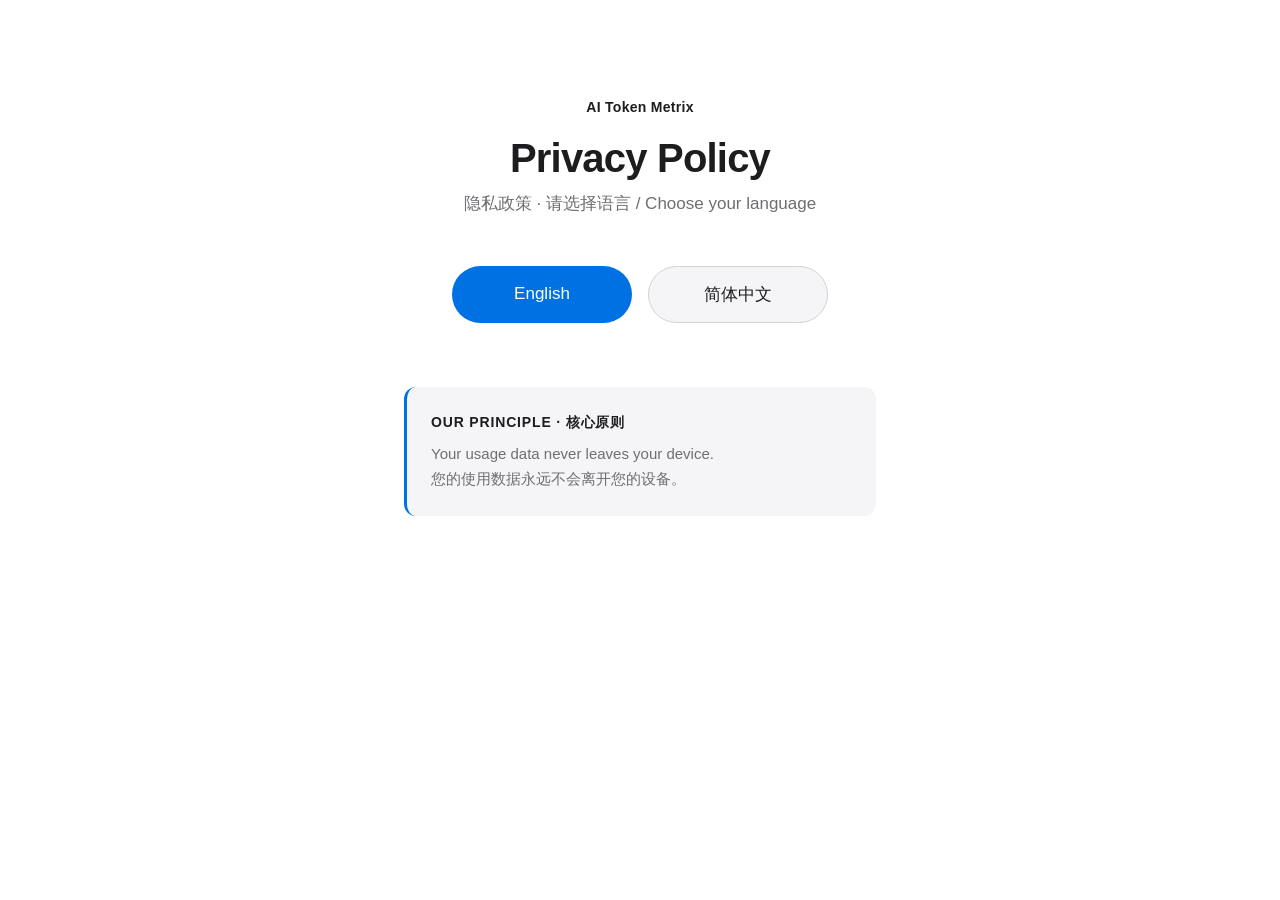
<file: privacy-policy/index.html>
<!DOCTYPE html>
<html lang="en">
<head>
  <meta charset="UTF-8">
  <meta name="viewport" content="width=device-width, initial-scale=1.0">
  <meta name="robots" content="index, follow">
  <meta name="description" content="Privacy Policy for AI Token Metrix — a macOS menu-bar utility that parses local AI coding tool logs.">
  <title>Privacy Policy · AI Token Metrix</title>
  <link rel="stylesheet" href="style.css">
  <style>
    .landing {
      max-width: 520px;
      margin: 0 auto;
      padding: 96px 24px;
      text-align: center;
    }
    .landing h1 {
      font-size: 40px;
      margin-bottom: 8px;
    }
    .landing .app-brand {
      justify-content: center;
      margin-bottom: 16px;
    }
    .landing .subtitle {
      color: var(--fg-muted);
      font-size: 17px;
      margin-bottom: 48px;
    }
    .lang-choice {
      display: flex;
      gap: 16px;
      justify-content: center;
      flex-wrap: wrap;
    }
    .lang-choice a {
      display: inline-block;
      padding: 14px 32px;
      background: var(--accent);
      color: #fff;
      border-radius: 999px;
      font-size: 17px;
      font-weight: 500;
      text-decoration: none;
      transition: background 0.15s ease, transform 0.15s ease;
      min-width: 180px;
    }
    .lang-choice a:hover {
      background: var(--accent-hover);
      transform: translateY(-1px);
      text-decoration: none;
    }
    .lang-choice a.secondary {
      background: var(--card);
      color: var(--fg);
      border: 1px solid var(--border);
    }
    .lang-choice a.secondary:hover {
      background: var(--border-soft);
    }
    .principle {
      margin-top: 64px;
      padding: 24px;
      background: var(--card);
      border-radius: 12px;
      border-left: 3px solid var(--accent);
      text-align: left;
      color: var(--fg-muted);
      font-size: 15px;
      line-height: 1.7;
    }
    .principle strong {
      color: var(--fg);
      display: block;
      margin-bottom: 6px;
      font-size: 14px;
      text-transform: uppercase;
      letter-spacing: 0.06em;
    }
    @media (max-width: 640px) {
      .landing {
        padding: 64px 20px;
      }
      .landing h1 {
        font-size: 32px;
      }
      .lang-choice a {
        min-width: 100%;
      }
    }
  </style>
</head>
<body>
  <div class="landing">
    <div class="app-brand"><strong>AI Token Metrix</strong></div>
    <h1>Privacy Policy</h1>
    <div class="subtitle">隐私政策 · 请选择语言 / Choose your language</div>

    <div class="lang-choice">
      <a href="en.html">English</a>
      <a href="zh-Hans.html" class="secondary">简体中文</a>
    </div>

    <div class="principle">
      <strong>Our Principle · 核心原则</strong>
      Your usage data never leaves your device.<br>
      您的使用数据永远不会离开您的设备。
    </div>
  </div>

  <script>
    // Auto-redirect based on browser language, but only on first visit and not if user came from a lang page
    (function() {
      try {
        var referrer = document.referrer || '';
        var hasChosen = sessionStorage.getItem('ppLangChosen');
        // If user is landing here directly (no referrer from our own pages) and hasn't chosen yet
        if (!hasChosen && referrer.indexOf(location.host) === -1) {
          var lang = (navigator.language || navigator.userLanguage || '').toLowerCase();
          sessionStorage.setItem('ppLangChosen', '1');
          if (lang.indexOf('zh') === 0) {
            location.replace('zh-Hans.html');
          }
          // English users stay on the landing page (or auto-redirect to en.html if desired)
        }
      } catch (e) { /* silently ignore */ }
    })();
  </script>
</body>
</html>
</file>
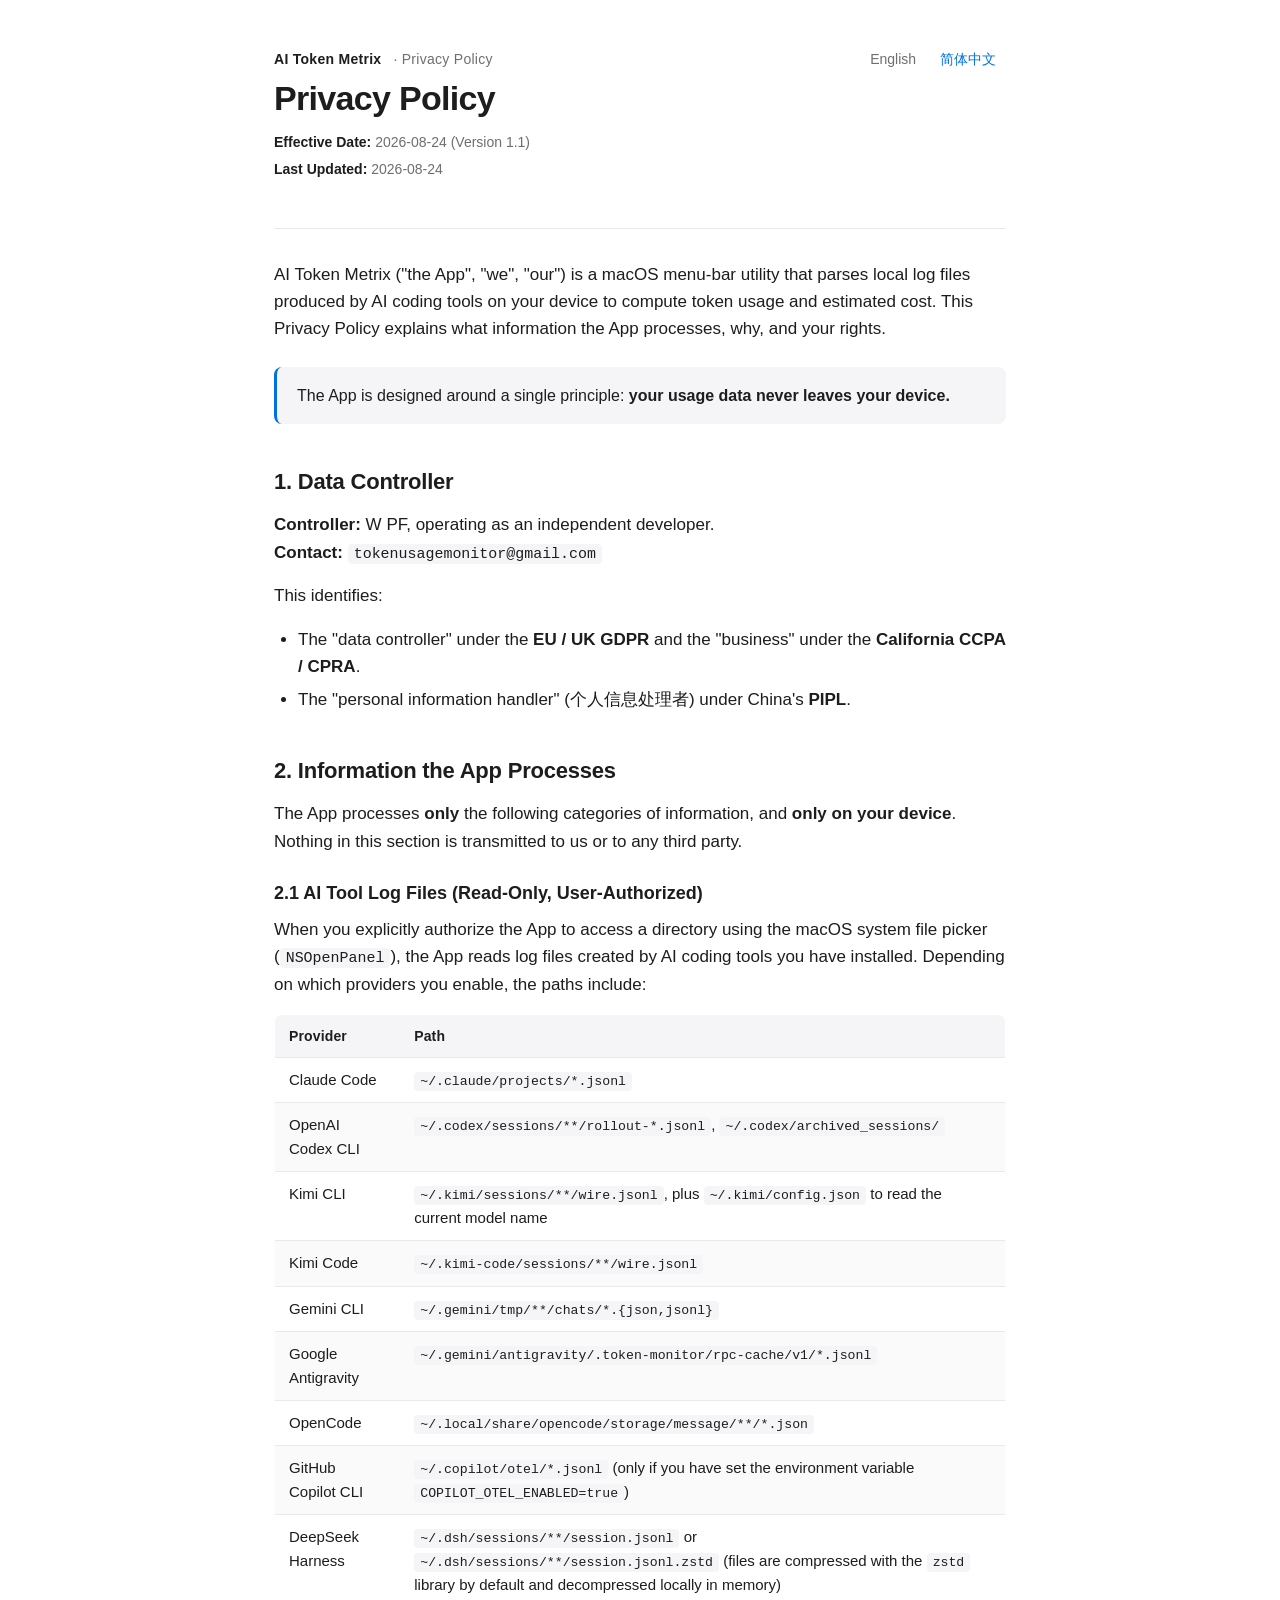
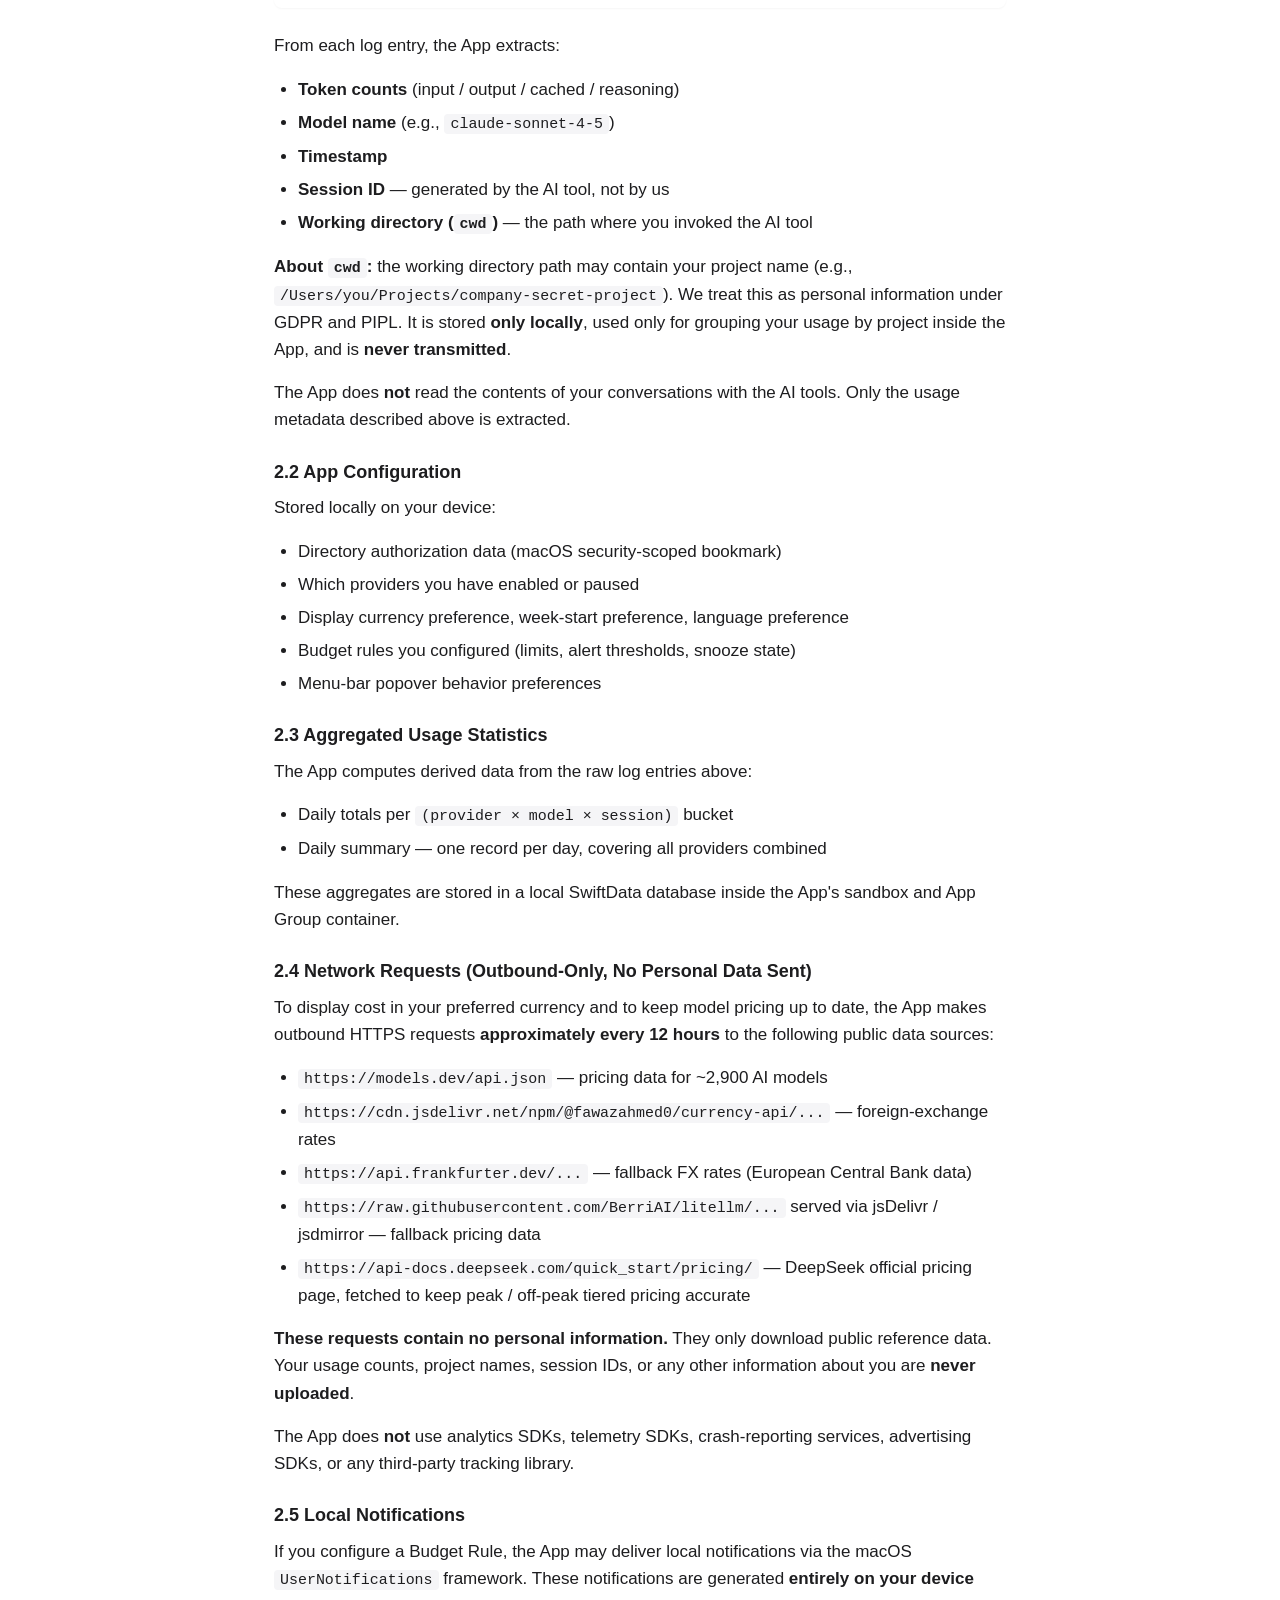
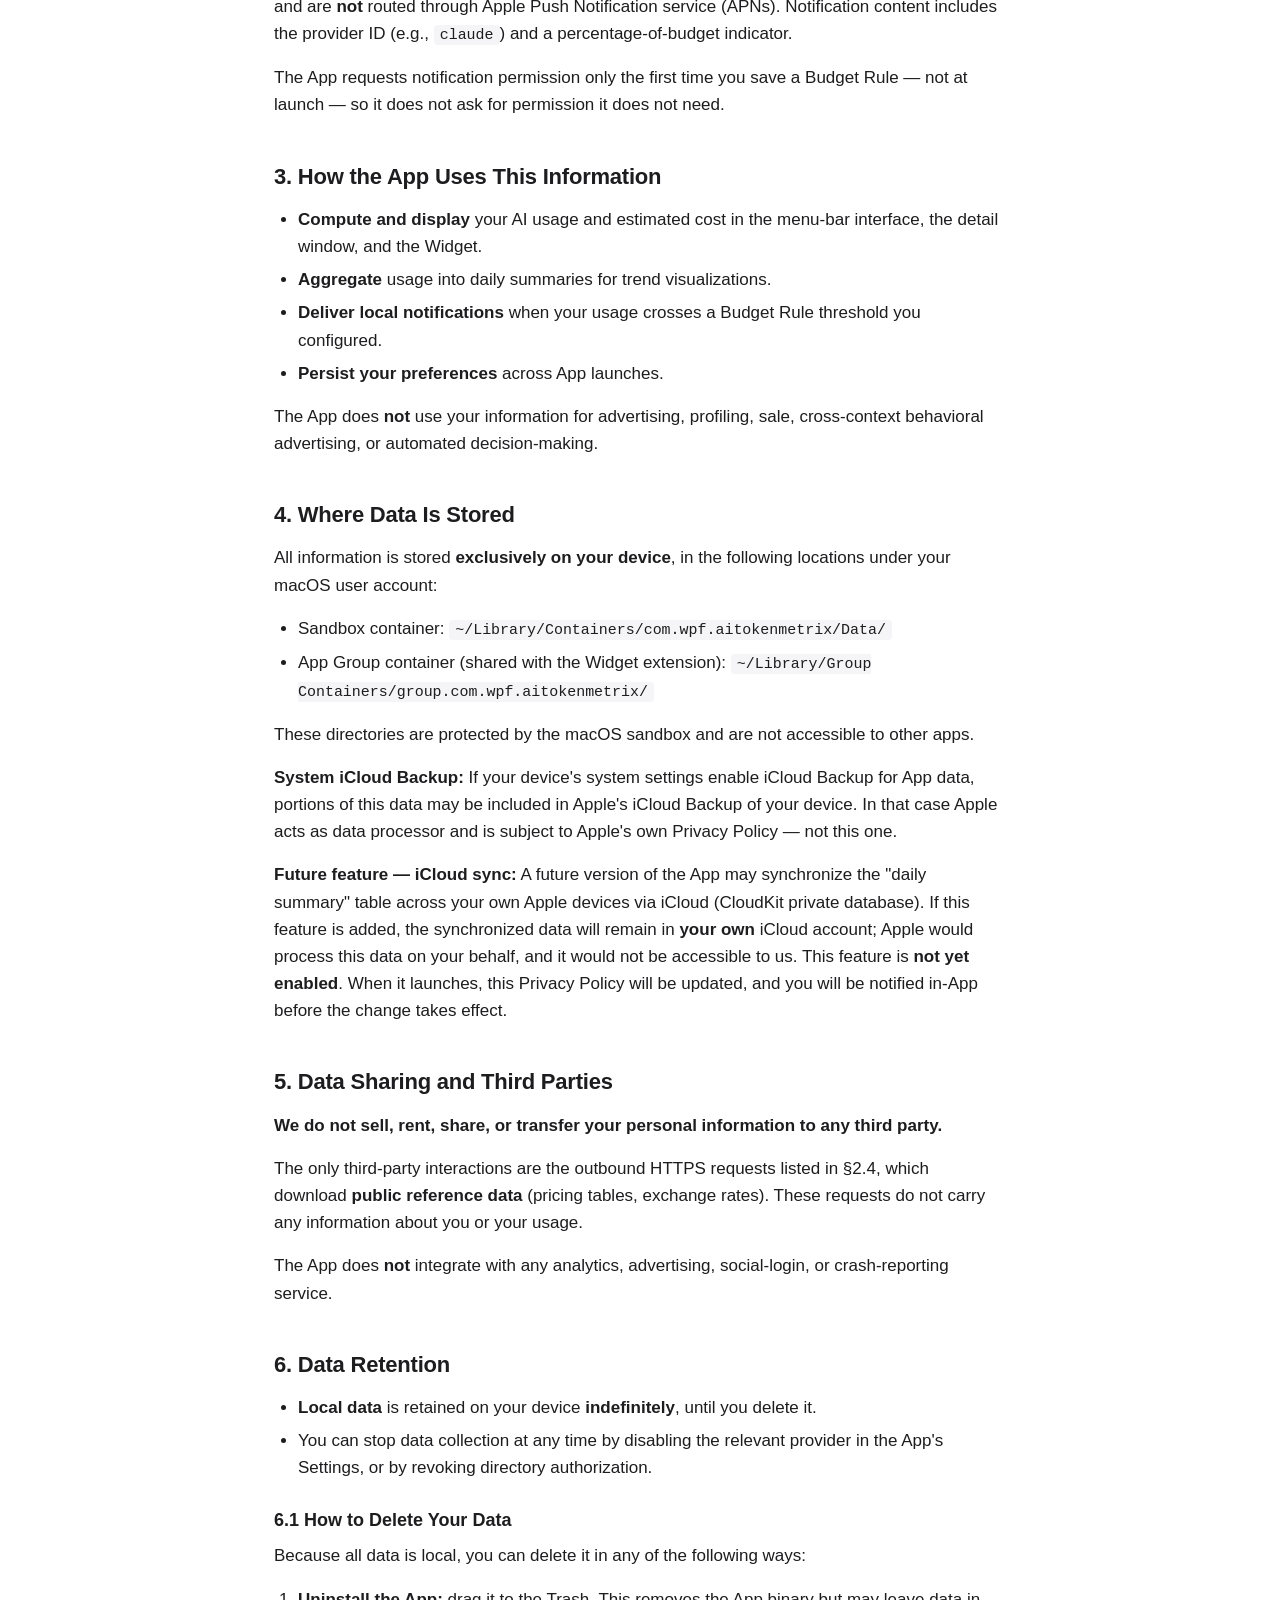
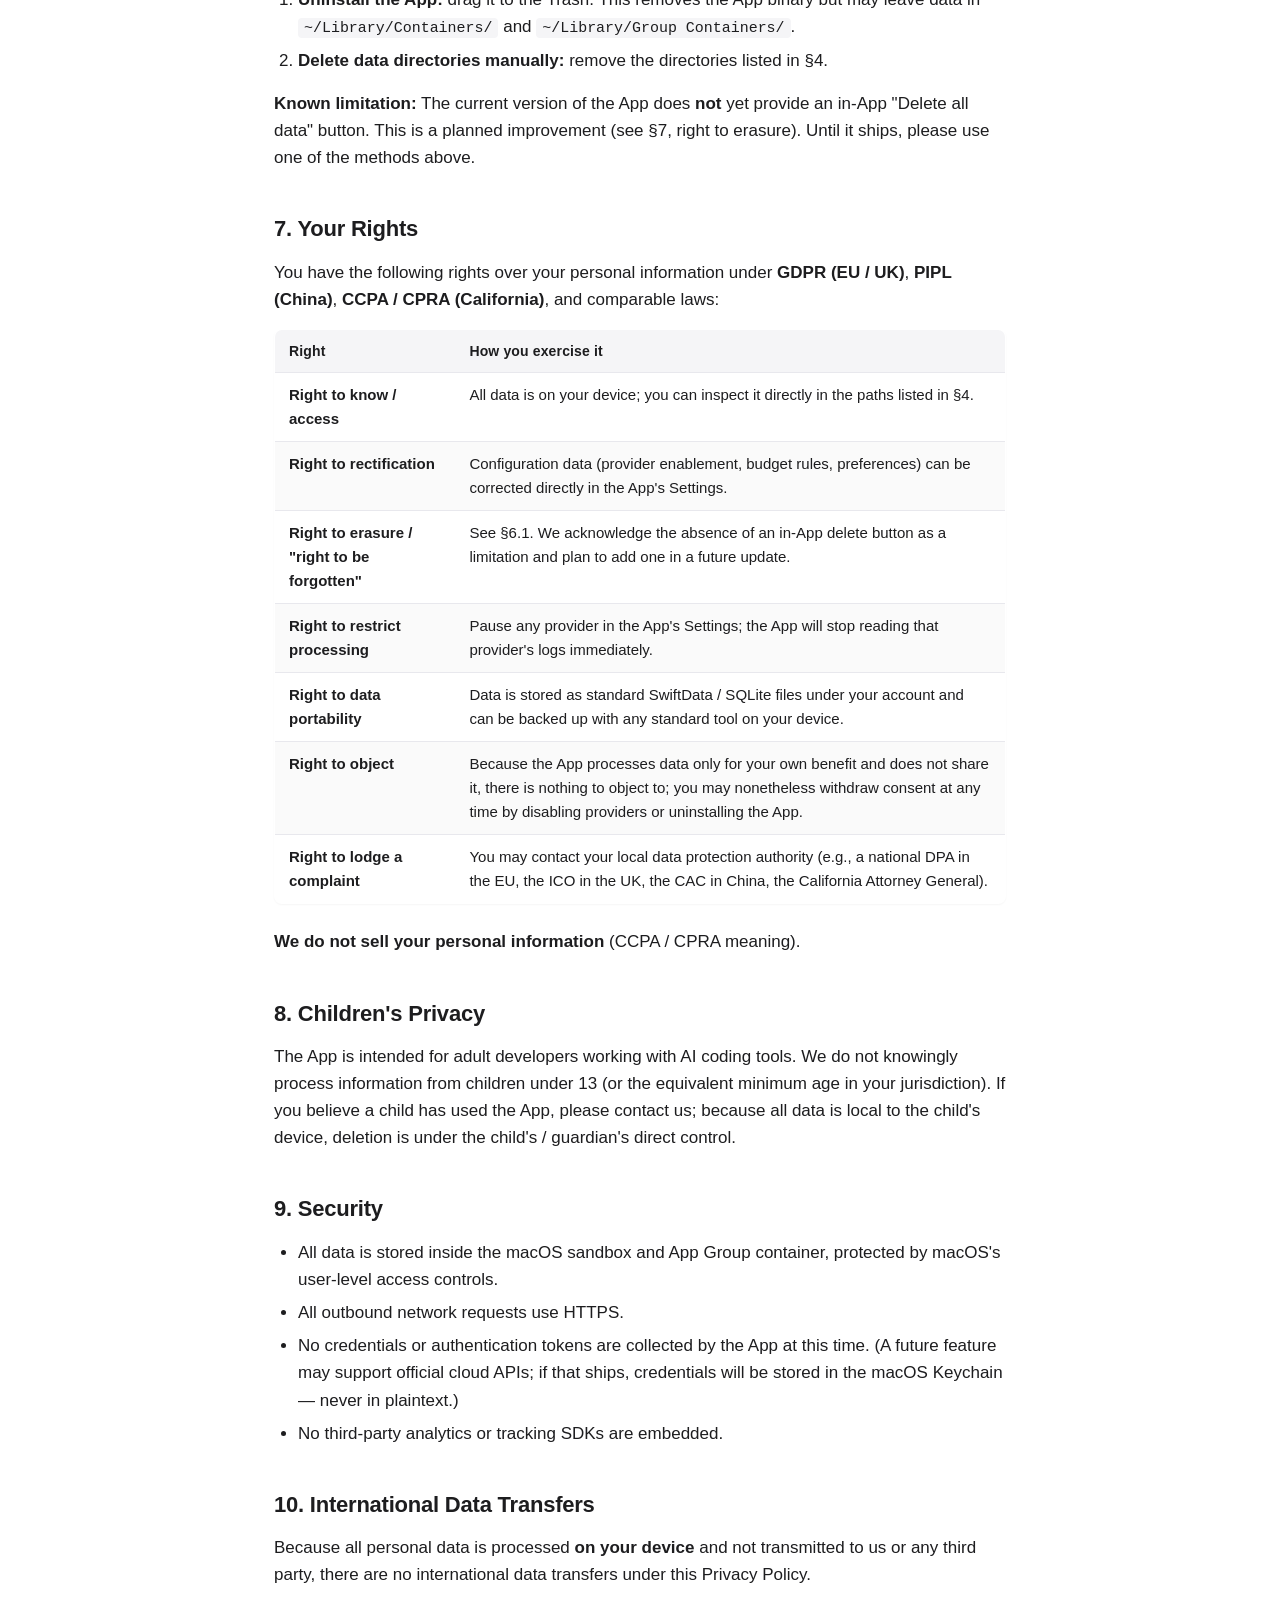
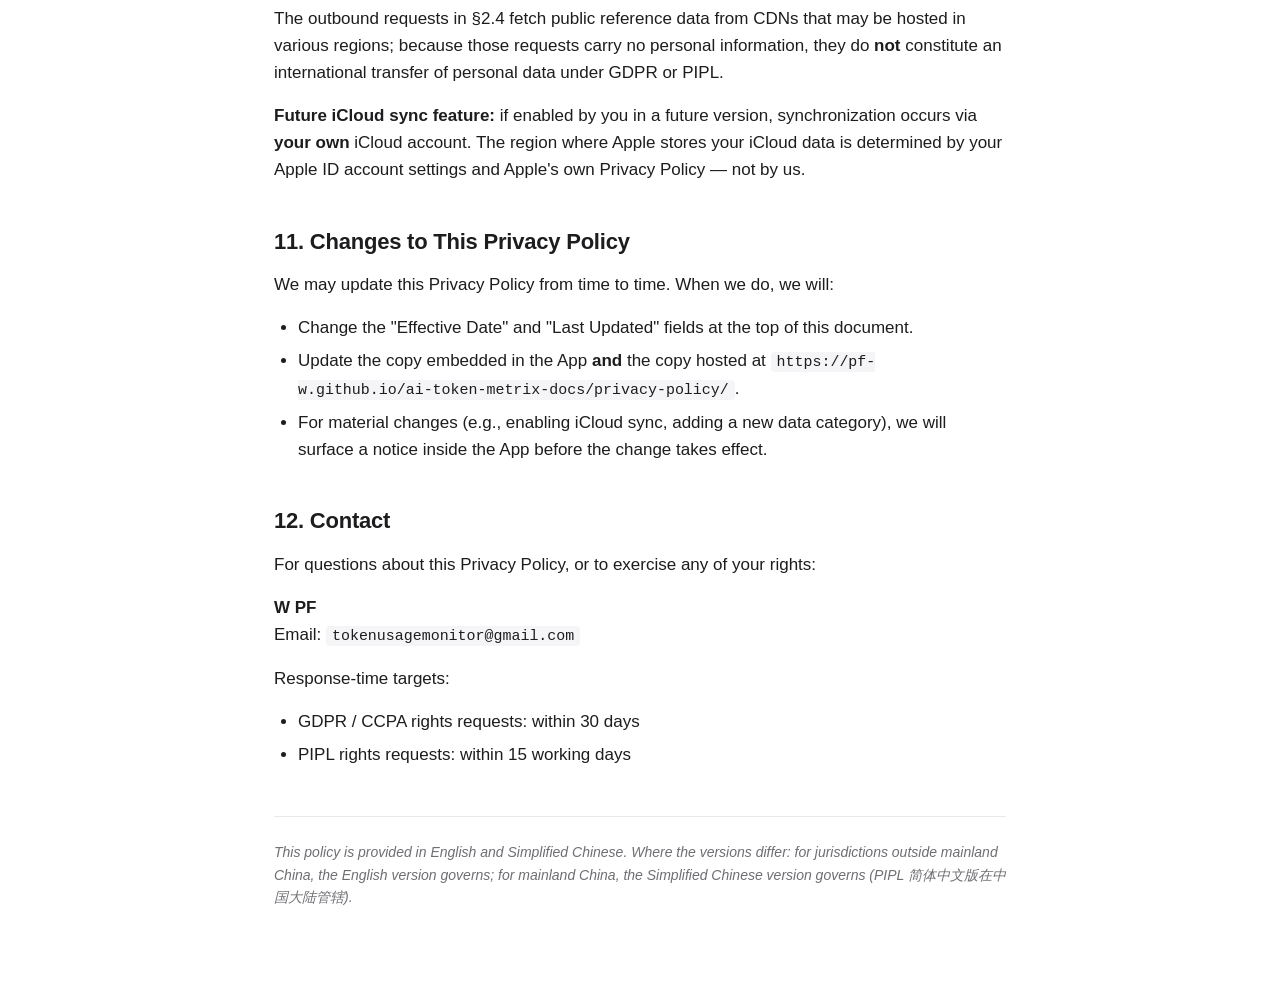
<file: privacy-policy/en.html>
<!DOCTYPE html>
<html lang="en">
<head>
  <meta charset="UTF-8">
  <meta name="viewport" content="width=device-width, initial-scale=1.0">
  <meta name="robots" content="index, follow">
  <meta name="description" content="Privacy Policy for AI Token Metrix — a macOS menu-bar utility that parses local AI coding tool logs. Your usage data never leaves your device.">
  <title>Privacy Policy · AI Token Metrix</title>
  <link rel="stylesheet" href="style.css">
</head>
<body>
  <div class="container">
    <header class="doc-header">
      <nav class="lang-switcher">
        <a href="en.html" class="current">English</a>
        <a href="zh-Hans.html">简体中文</a>
      </nav>
      <div class="app-brand"><strong>AI Token Metrix</strong> · Privacy Policy</div>
      <h1>Privacy Policy</h1>
      <div class="meta">
        <div><strong>Effective Date:</strong> 2026-08-24 (Version 1.1)</div>
        <div><strong>Last Updated:</strong> 2026-08-24</div>
      </div>
    </header>

    <p>AI Token Metrix ("the App", "we", "our") is a macOS menu-bar utility that parses local log files produced by AI coding tools on your device to compute token usage and estimated cost. This Privacy Policy explains what information the App processes, why, and your rights.</p>

    <div class="tagline">The App is designed around a single principle: <strong>your usage data never leaves your device.</strong></div>

    <h2 id="controller">1. Data Controller</h2>
    <p><strong>Controller:</strong> W PF, operating as an independent developer.<br>
    <strong>Contact:</strong> <code>tokenusagemonitor@gmail.com</code></p>

    <p>This identifies:</p>
    <ul>
      <li>The "data controller" under the <strong>EU / UK GDPR</strong> and the "business" under the <strong>California CCPA / CPRA</strong>.</li>
      <li>The "personal information handler" (个人信息处理者) under China's <strong>PIPL</strong>.</li>
    </ul>

    <h2 id="information">2. Information the App Processes</h2>
    <p>The App processes <strong>only</strong> the following categories of information, and <strong>only on your device</strong>. Nothing in this section is transmitted to us or to any third party.</p>

    <h3>2.1 AI Tool Log Files (Read-Only, User-Authorized)</h3>
    <p>When you explicitly authorize the App to access a directory using the macOS system file picker (<code>NSOpenPanel</code>), the App reads log files created by AI coding tools you have installed. Depending on which providers you enable, the paths include:</p>

    <table>
      <thead>
        <tr><th>Provider</th><th>Path</th></tr>
      </thead>
      <tbody>
        <tr><td>Claude Code</td><td><code>~/.claude/projects/*.jsonl</code></td></tr>
        <tr><td>OpenAI Codex CLI</td><td><code>~/.codex/sessions/**/rollout-*.jsonl</code>, <code>~/.codex/archived_sessions/</code></td></tr>
        <tr><td>Kimi CLI</td><td><code>~/.kimi/sessions/**/wire.jsonl</code>, plus <code>~/.kimi/config.json</code> to read the current model name</td></tr>
        <tr><td>Kimi Code</td><td><code>~/.kimi-code/sessions/**/wire.jsonl</code></td></tr>
        <tr><td>Gemini CLI</td><td><code>~/.gemini/tmp/**/chats/*.{json,jsonl}</code></td></tr>
        <tr><td>Google Antigravity</td><td><code>~/.gemini/antigravity/.token-monitor/rpc-cache/v1/*.jsonl</code></td></tr>
        <tr><td>OpenCode</td><td><code>~/.local/share/opencode/storage/message/**/*.json</code></td></tr>
        <tr><td>GitHub Copilot CLI</td><td><code>~/.copilot/otel/*.jsonl</code> (only if you have set the environment variable <code>COPILOT_OTEL_ENABLED=true</code>)</td></tr>
        <tr><td>DeepSeek Harness</td><td><code>~/.dsh/sessions/**/session.jsonl</code> or <code>~/.dsh/sessions/**/session.jsonl.zstd</code> (files are compressed with the <code>zstd</code> library by default and decompressed locally in memory)</td></tr>
      </tbody>
    </table>

    <p>From each log entry, the App extracts:</p>
    <ul>
      <li><strong>Token counts</strong> (input / output / cached / reasoning)</li>
      <li><strong>Model name</strong> (e.g., <code>claude-sonnet-4-5</code>)</li>
      <li><strong>Timestamp</strong></li>
      <li><strong>Session ID</strong> — generated by the AI tool, not by us</li>
      <li><strong>Working directory (<code>cwd</code>)</strong> — the path where you invoked the AI tool</li>
    </ul>

    <p><strong>About <code>cwd</code>:</strong> the working directory path may contain your project name (e.g., <code>/Users/you/Projects/company-secret-project</code>). We treat this as personal information under GDPR and PIPL. It is stored <strong>only locally</strong>, used only for grouping your usage by project inside the App, and is <strong>never transmitted</strong>.</p>

    <p>The App does <strong>not</strong> read the contents of your conversations with the AI tools. Only the usage metadata described above is extracted.</p>

    <h3>2.2 App Configuration</h3>
    <p>Stored locally on your device:</p>
    <ul>
      <li>Directory authorization data (macOS security-scoped bookmark)</li>
      <li>Which providers you have enabled or paused</li>
      <li>Display currency preference, week-start preference, language preference</li>
      <li>Budget rules you configured (limits, alert thresholds, snooze state)</li>
      <li>Menu-bar popover behavior preferences</li>
    </ul>

    <h3>2.3 Aggregated Usage Statistics</h3>
    <p>The App computes derived data from the raw log entries above:</p>
    <ul>
      <li>Daily totals per <code>(provider × model × session)</code> bucket</li>
      <li>Daily summary — one record per day, covering all providers combined</li>
    </ul>
    <p>These aggregates are stored in a local SwiftData database inside the App's sandbox and App Group container.</p>

    <h3>2.4 Network Requests (Outbound-Only, No Personal Data Sent)</h3>
    <p>To display cost in your preferred currency and to keep model pricing up to date, the App makes outbound HTTPS requests <strong>approximately every 12 hours</strong> to the following public data sources:</p>
    <ul>
      <li><code>https://models.dev/api.json</code> — pricing data for ~2,900 AI models</li>
      <li><code>https://cdn.jsdelivr.net/npm/@fawazahmed0/currency-api/...</code> — foreign-exchange rates</li>
      <li><code>https://api.frankfurter.dev/...</code> — fallback FX rates (European Central Bank data)</li>
      <li><code>https://raw.githubusercontent.com/BerriAI/litellm/...</code> served via jsDelivr / jsdmirror — fallback pricing data</li>
      <li><code>https://api-docs.deepseek.com/quick_start/pricing/</code> — DeepSeek official pricing page, fetched to keep peak / off-peak tiered pricing accurate</li>
    </ul>
    <p><strong>These requests contain no personal information.</strong> They only download public reference data. Your usage counts, project names, session IDs, or any other information about you are <strong>never uploaded</strong>.</p>
    <p>The App does <strong>not</strong> use analytics SDKs, telemetry SDKs, crash-reporting services, advertising SDKs, or any third-party tracking library.</p>

    <h3>2.5 Local Notifications</h3>
    <p>If you configure a Budget Rule, the App may deliver local notifications via the macOS <code>UserNotifications</code> framework. These notifications are generated <strong>entirely on your device</strong> and are <strong>not</strong> routed through Apple Push Notification service (APNs). Notification content includes the provider ID (e.g., <code>claude</code>) and a percentage-of-budget indicator.</p>
    <p>The App requests notification permission only the first time you save a Budget Rule — not at launch — so it does not ask for permission it does not need.</p>

    <h2 id="use">3. How the App Uses This Information</h2>
    <ul>
      <li><strong>Compute and display</strong> your AI usage and estimated cost in the menu-bar interface, the detail window, and the Widget.</li>
      <li><strong>Aggregate</strong> usage into daily summaries for trend visualizations.</li>
      <li><strong>Deliver local notifications</strong> when your usage crosses a Budget Rule threshold you configured.</li>
      <li><strong>Persist your preferences</strong> across App launches.</li>
    </ul>
    <p>The App does <strong>not</strong> use your information for advertising, profiling, sale, cross-context behavioral advertising, or automated decision-making.</p>

    <h2 id="storage">4. Where Data Is Stored</h2>
    <p>All information is stored <strong>exclusively on your device</strong>, in the following locations under your macOS user account:</p>
    <ul>
      <li>Sandbox container: <code>~/Library/Containers/com.wpf.aitokenmetrix/Data/</code></li>
      <li>App Group container (shared with the Widget extension): <code>~/Library/Group Containers/group.com.wpf.aitokenmetrix/</code></li>
    </ul>
    <p>These directories are protected by the macOS sandbox and are not accessible to other apps.</p>

    <p><strong>System iCloud Backup:</strong> If your device's system settings enable iCloud Backup for App data, portions of this data may be included in Apple's iCloud Backup of your device. In that case Apple acts as data processor and is subject to Apple's own Privacy Policy — not this one.</p>

    <p><strong>Future feature — iCloud sync:</strong> A future version of the App may synchronize the "daily summary" table across your own Apple devices via iCloud (CloudKit private database). If this feature is added, the synchronized data will remain in <strong>your own</strong> iCloud account; Apple would process this data on your behalf, and it would not be accessible to us. This feature is <strong>not yet enabled</strong>. When it launches, this Privacy Policy will be updated, and you will be notified in-App before the change takes effect.</p>

    <h2 id="sharing">5. Data Sharing and Third Parties</h2>
    <p><strong>We do not sell, rent, share, or transfer your personal information to any third party.</strong></p>
    <p>The only third-party interactions are the outbound HTTPS requests listed in §2.4, which download <strong>public reference data</strong> (pricing tables, exchange rates). These requests do not carry any information about you or your usage.</p>
    <p>The App does <strong>not</strong> integrate with any analytics, advertising, social-login, or crash-reporting service.</p>

    <h2 id="retention">6. Data Retention</h2>
    <ul>
      <li><strong>Local data</strong> is retained on your device <strong>indefinitely</strong>, until you delete it.</li>
      <li>You can stop data collection at any time by disabling the relevant provider in the App's Settings, or by revoking directory authorization.</li>
    </ul>

    <h3>6.1 How to Delete Your Data</h3>
    <p>Because all data is local, you can delete it in any of the following ways:</p>
    <ol>
      <li><strong>Uninstall the App:</strong> drag it to the Trash. This removes the App binary but may leave data in <code>~/Library/Containers/</code> and <code>~/Library/Group Containers/</code>.</li>
      <li><strong>Delete data directories manually:</strong> remove the directories listed in §4.</li>
    </ol>
    <p><strong>Known limitation:</strong> The current version of the App does <strong>not</strong> yet provide an in-App "Delete all data" button. This is a planned improvement (see §7, right to erasure). Until it ships, please use one of the methods above.</p>

    <h2 id="rights">7. Your Rights</h2>
    <p>You have the following rights over your personal information under <strong>GDPR (EU / UK)</strong>, <strong>PIPL (China)</strong>, <strong>CCPA / CPRA (California)</strong>, and comparable laws:</p>

    <table>
      <thead>
        <tr><th>Right</th><th>How you exercise it</th></tr>
      </thead>
      <tbody>
        <tr><td><strong>Right to know / access</strong></td><td>All data is on your device; you can inspect it directly in the paths listed in §4.</td></tr>
        <tr><td><strong>Right to rectification</strong></td><td>Configuration data (provider enablement, budget rules, preferences) can be corrected directly in the App's Settings.</td></tr>
        <tr><td><strong>Right to erasure / "right to be forgotten"</strong></td><td>See §6.1. We acknowledge the absence of an in-App delete button as a limitation and plan to add one in a future update.</td></tr>
        <tr><td><strong>Right to restrict processing</strong></td><td>Pause any provider in the App's Settings; the App will stop reading that provider's logs immediately.</td></tr>
        <tr><td><strong>Right to data portability</strong></td><td>Data is stored as standard SwiftData / SQLite files under your account and can be backed up with any standard tool on your device.</td></tr>
        <tr><td><strong>Right to object</strong></td><td>Because the App processes data only for your own benefit and does not share it, there is nothing to object to; you may nonetheless withdraw consent at any time by disabling providers or uninstalling the App.</td></tr>
        <tr><td><strong>Right to lodge a complaint</strong></td><td>You may contact your local data protection authority (e.g., a national DPA in the EU, the ICO in the UK, the CAC in China, the California Attorney General).</td></tr>
      </tbody>
    </table>

    <p><strong>We do not sell your personal information</strong> (CCPA / CPRA meaning).</p>

    <h2 id="children">8. Children's Privacy</h2>
    <p>The App is intended for adult developers working with AI coding tools. We do not knowingly process information from children under 13 (or the equivalent minimum age in your jurisdiction). If you believe a child has used the App, please contact us; because all data is local to the child's device, deletion is under the child's / guardian's direct control.</p>

    <h2 id="security">9. Security</h2>
    <ul>
      <li>All data is stored inside the macOS sandbox and App Group container, protected by macOS's user-level access controls.</li>
      <li>All outbound network requests use HTTPS.</li>
      <li>No credentials or authentication tokens are collected by the App at this time. (A future feature may support official cloud APIs; if that ships, credentials will be stored in the macOS Keychain — never in plaintext.)</li>
      <li>No third-party analytics or tracking SDKs are embedded.</li>
    </ul>

    <h2 id="transfers">10. International Data Transfers</h2>
    <p>Because all personal data is processed <strong>on your device</strong> and not transmitted to us or any third party, there are no international data transfers under this Privacy Policy.</p>
    <p>The outbound requests in §2.4 fetch public reference data from CDNs that may be hosted in various regions; because those requests carry no personal information, they do <strong>not</strong> constitute an international transfer of personal data under GDPR or PIPL.</p>
    <p><strong>Future iCloud sync feature:</strong> if enabled by you in a future version, synchronization occurs via <strong>your own</strong> iCloud account. The region where Apple stores your iCloud data is determined by your Apple ID account settings and Apple's own Privacy Policy — not by us.</p>

    <h2 id="changes">11. Changes to This Privacy Policy</h2>
    <p>We may update this Privacy Policy from time to time. When we do, we will:</p>
    <ul>
      <li>Change the "Effective Date" and "Last Updated" fields at the top of this document.</li>
      <li>Update the copy embedded in the App <strong>and</strong> the copy hosted at <code>https://pf-w.github.io/ai-token-metrix-docs/privacy-policy/</code>.</li>
      <li>For material changes (e.g., enabling iCloud sync, adding a new data category), we will surface a notice inside the App before the change takes effect.</li>
    </ul>

    <h2 id="contact">12. Contact</h2>
    <p>For questions about this Privacy Policy, or to exercise any of your rights:</p>
    <p><strong>W PF</strong><br>
    Email: <code>tokenusagemonitor@gmail.com</code></p>
    <p>Response-time targets:</p>
    <ul>
      <li>GDPR / CCPA rights requests: within 30 days</li>
      <li>PIPL rights requests: within 15 working days</li>
    </ul>

    <div class="footer-note">This policy is provided in English and Simplified Chinese. Where the versions differ: for jurisdictions outside mainland China, the English version governs; for mainland China, the Simplified Chinese version governs (PIPL 简体中文版在中国大陆管辖).</div>
  </div>
</body>
</html>
</file>
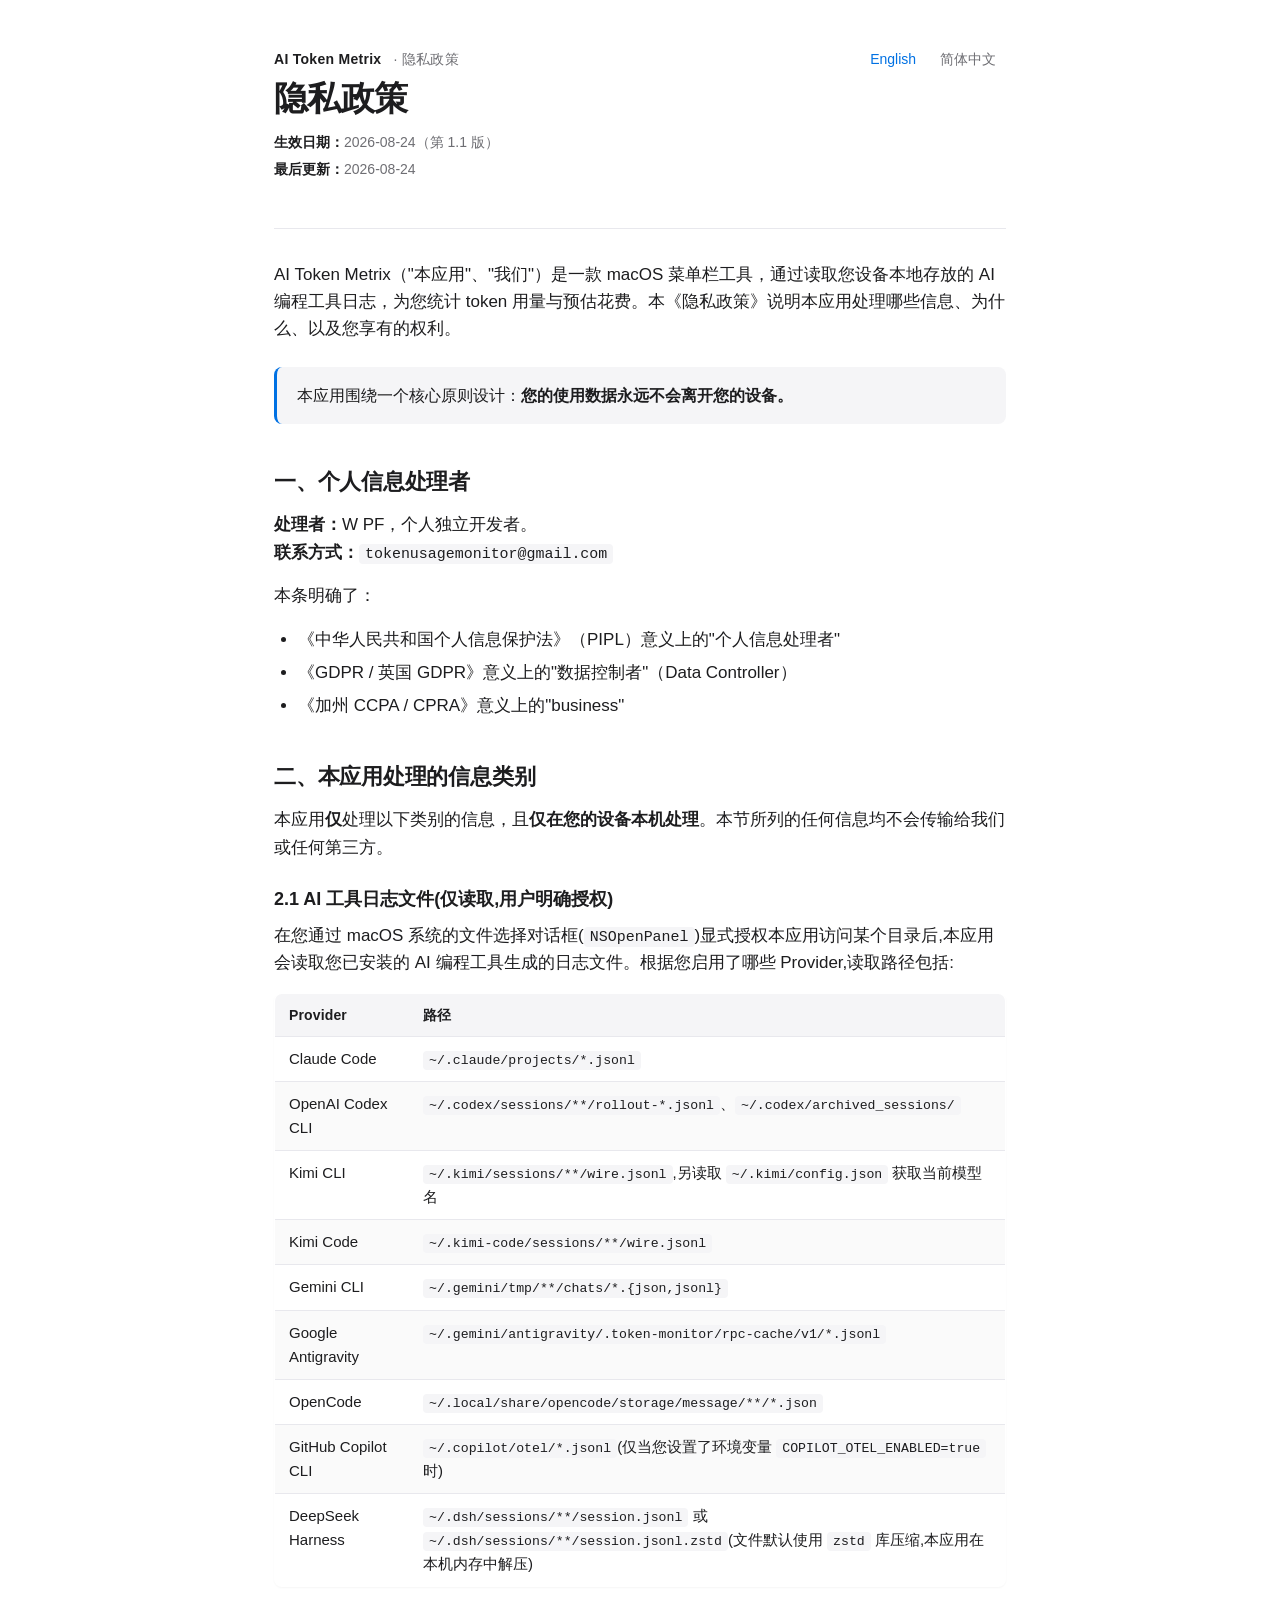
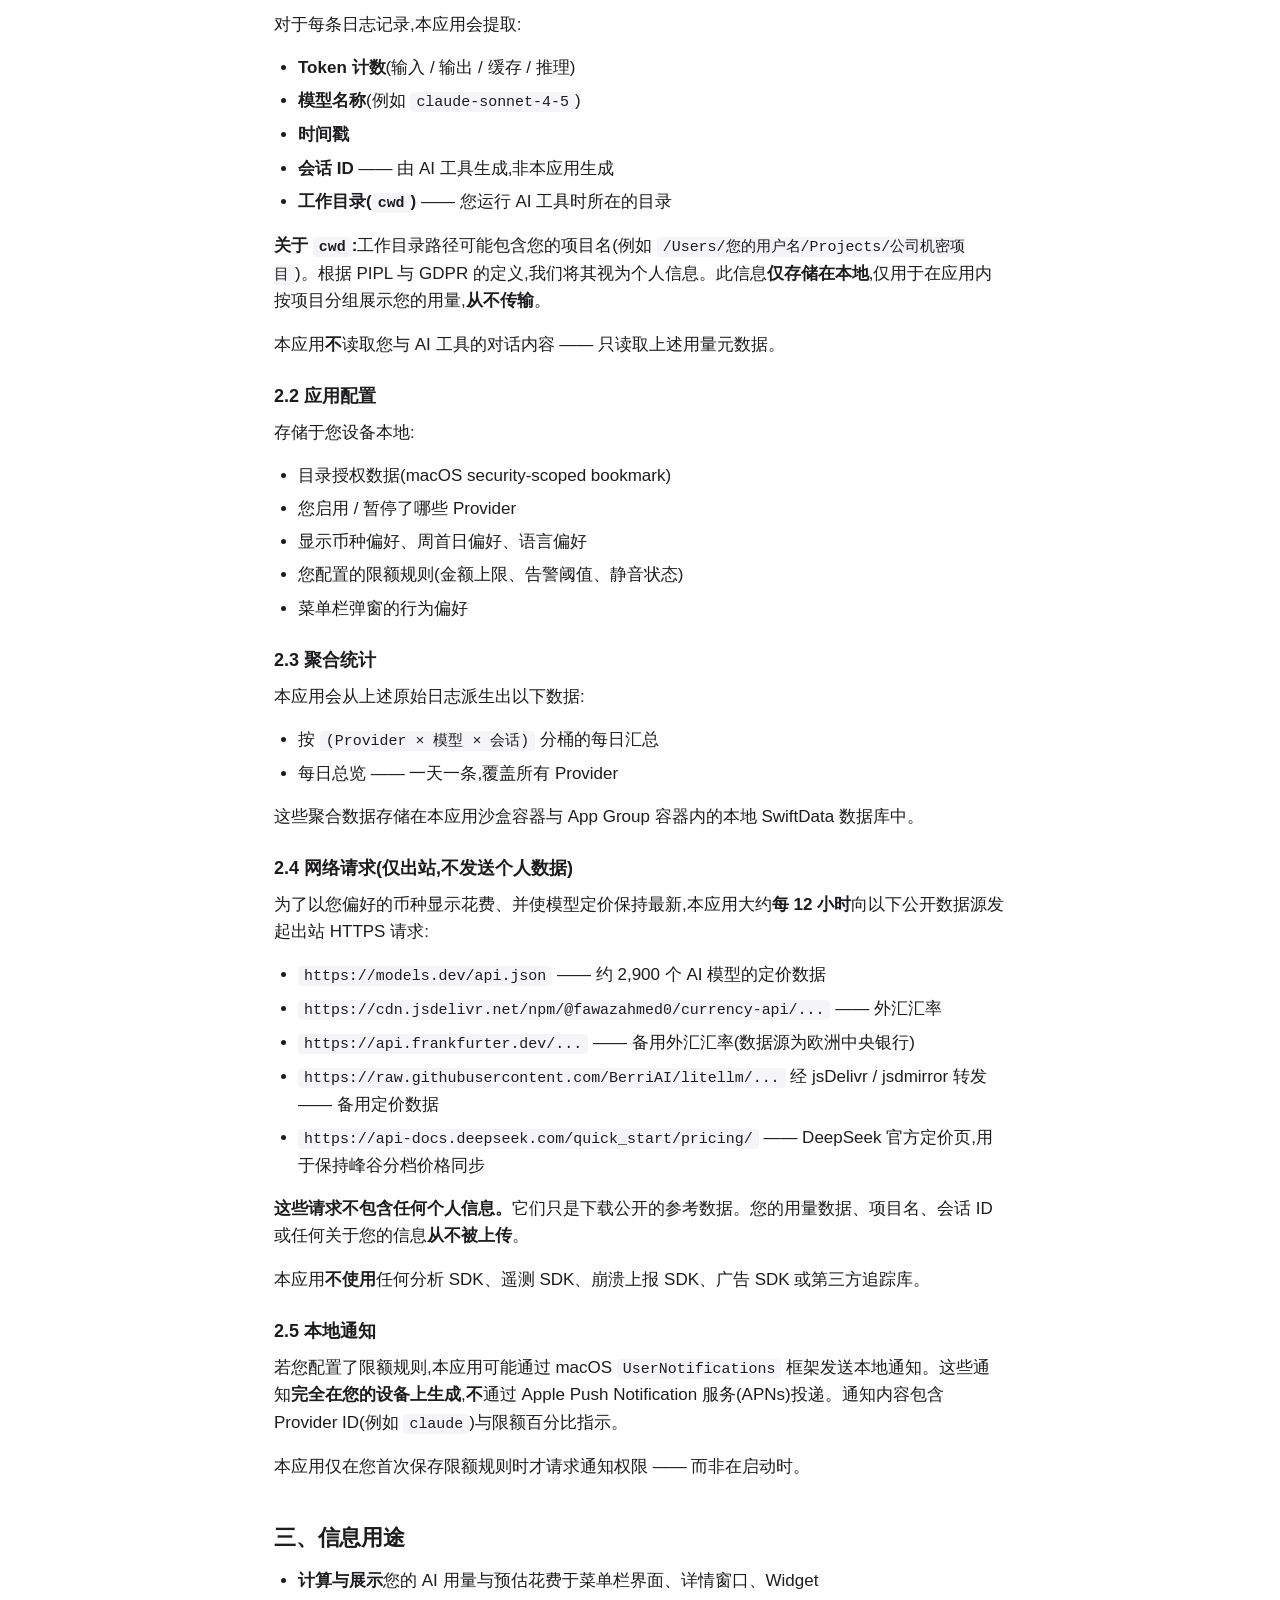
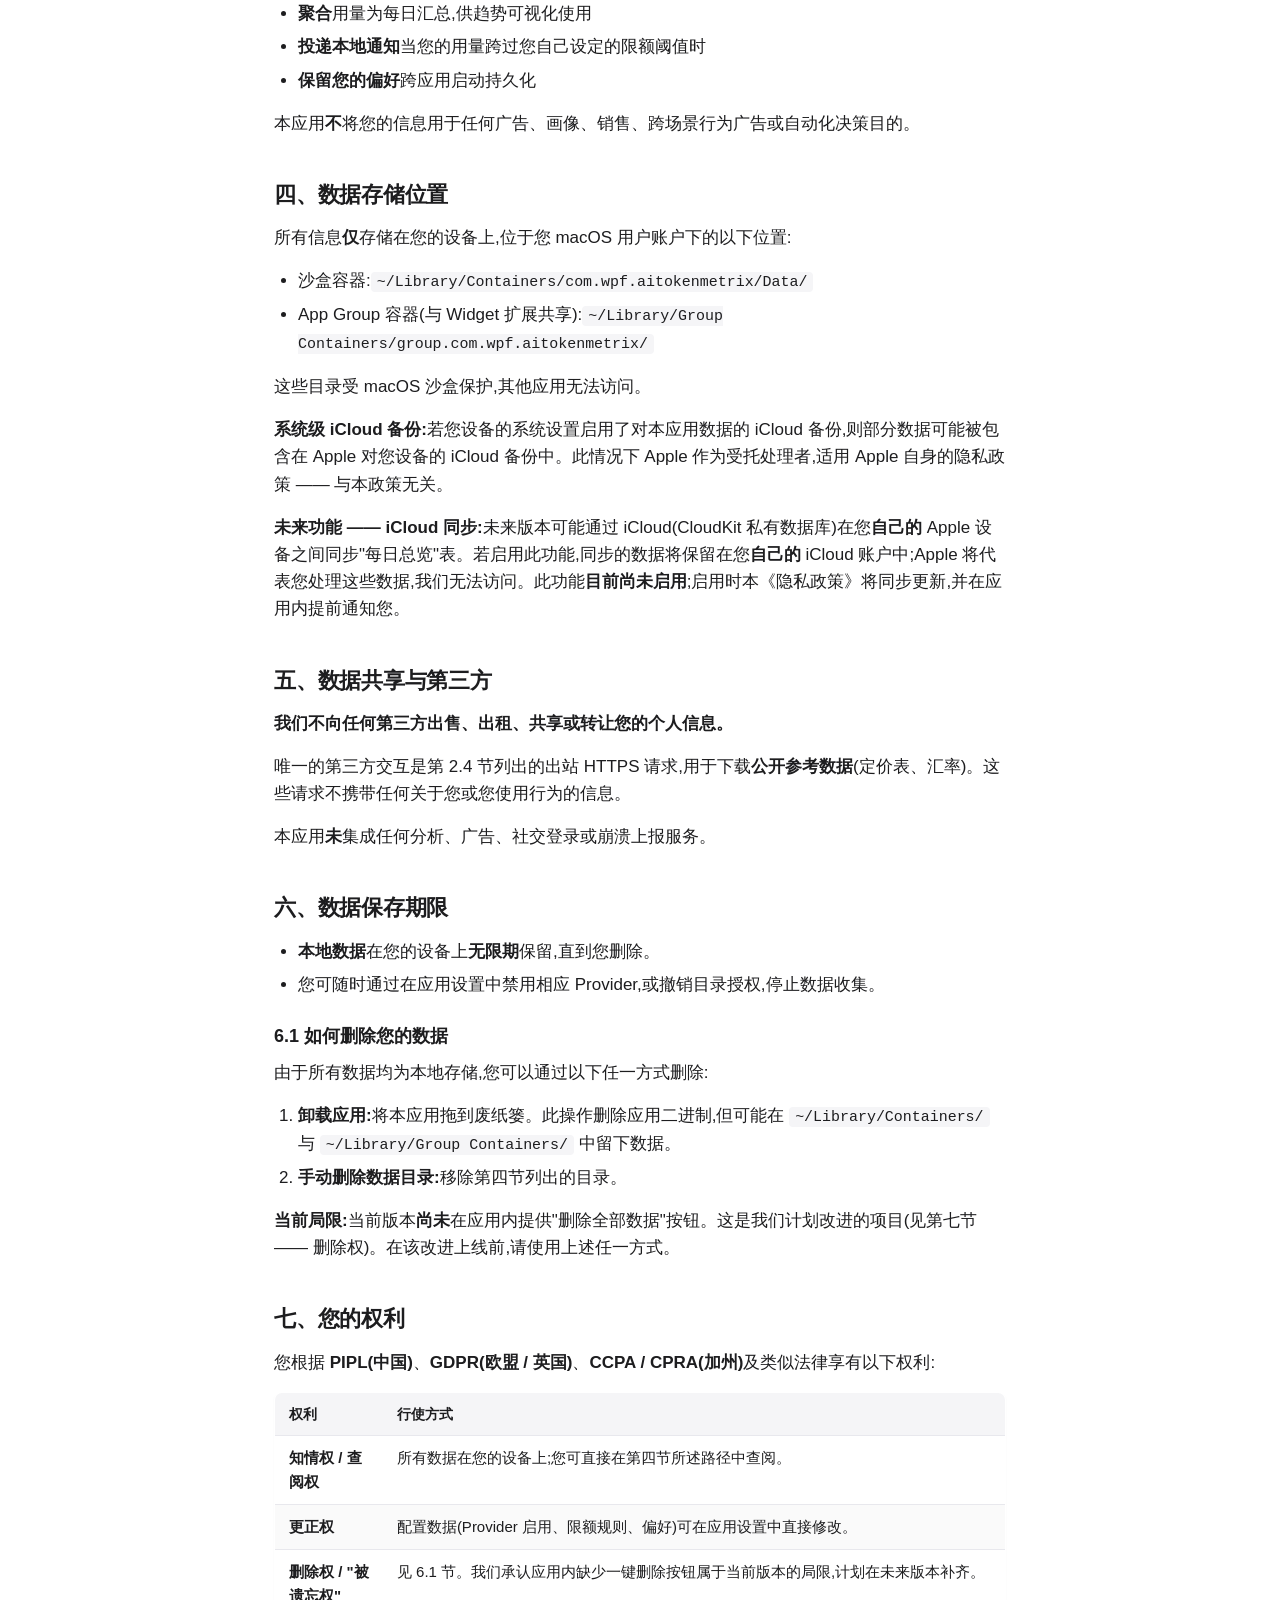
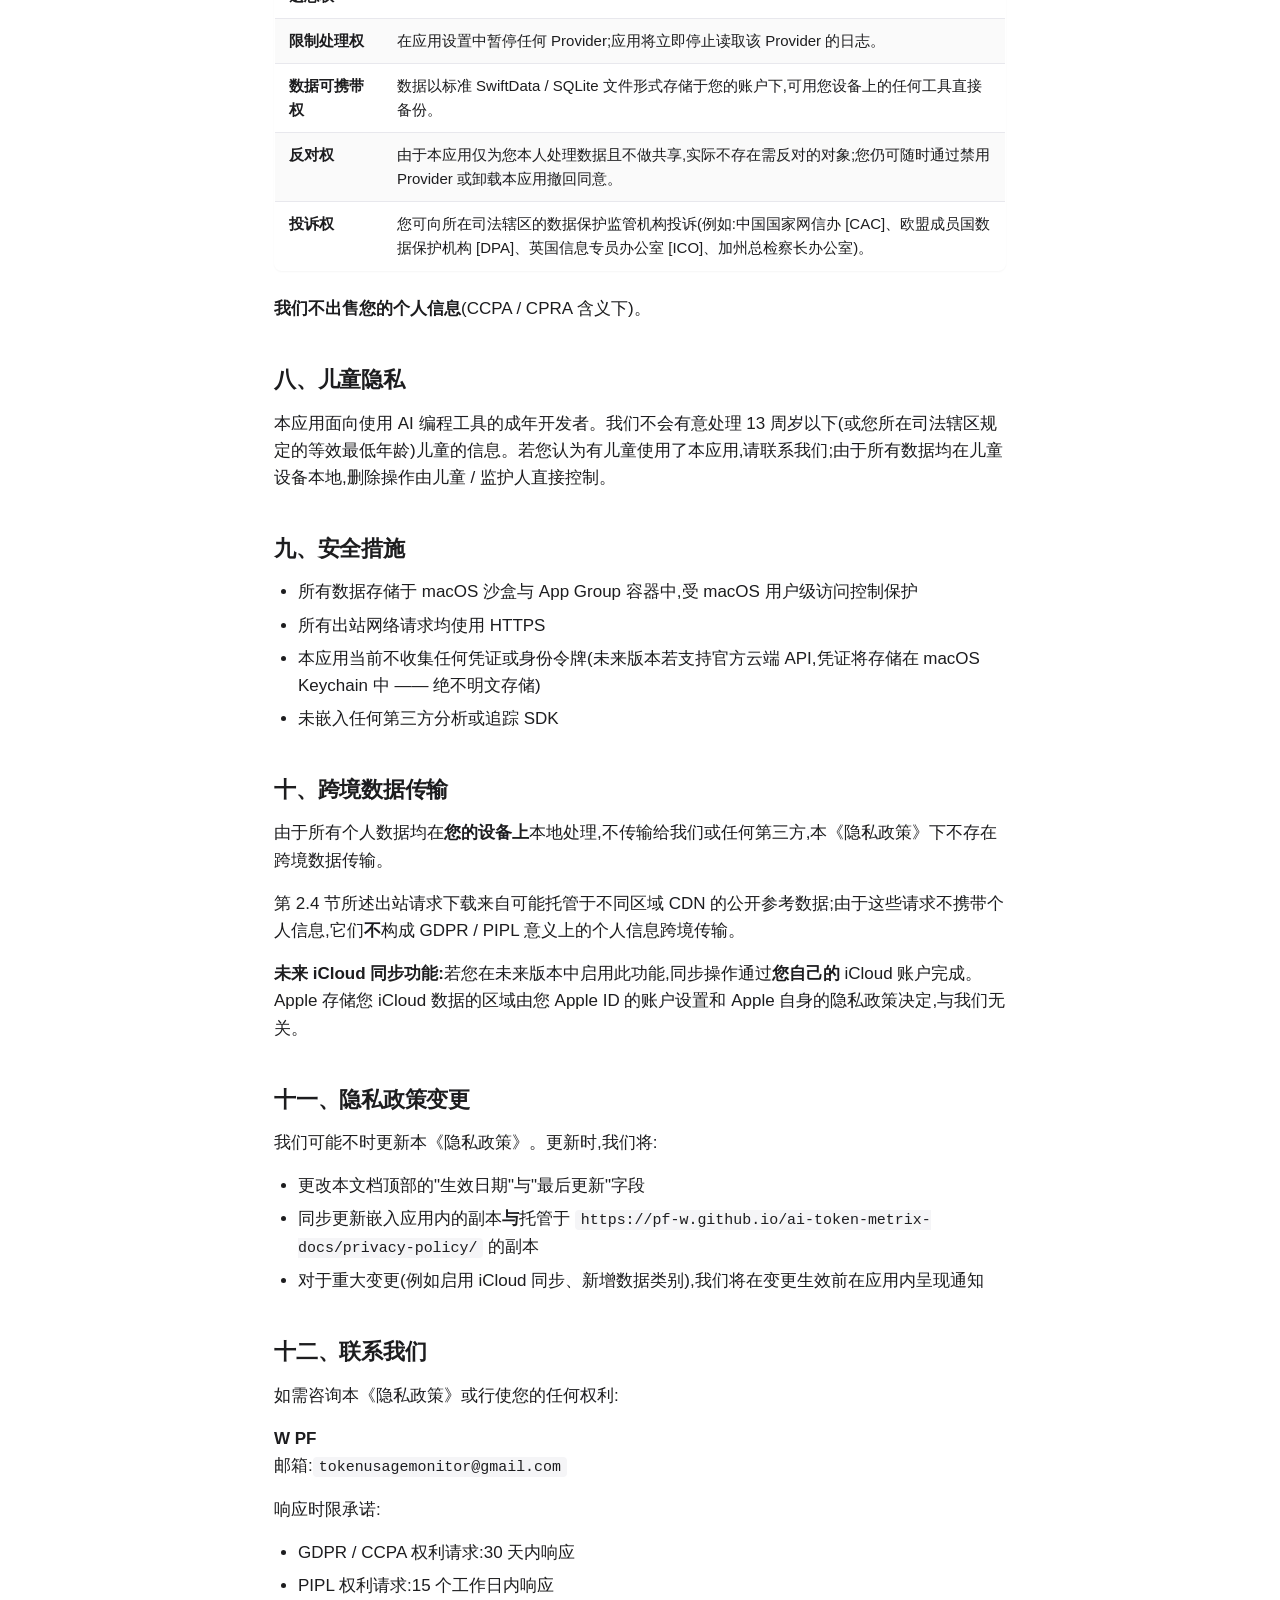
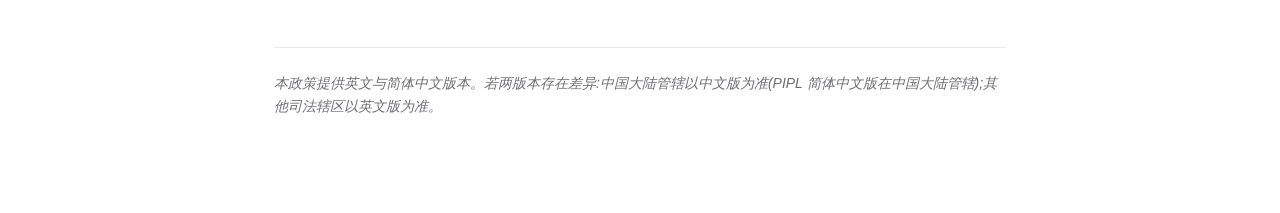
<file: privacy-policy/zh-Hans.html>
<!DOCTYPE html>
<html lang="zh-Hans">
<head>
  <meta charset="UTF-8">
  <meta name="viewport" content="width=device-width, initial-scale=1.0">
  <meta name="robots" content="index, follow">
  <meta name="description" content="AI Token Metrix 隐私政策 —— 一款 macOS 菜单栏工具，本地解析 AI 编程工具日志，您的使用数据永远不会离开您的设备。">
  <title>隐私政策 · AI Token Metrix</title>
  <link rel="stylesheet" href="style.css">
</head>
<body>
  <div class="container">
    <header class="doc-header">
      <nav class="lang-switcher">
        <a href="en.html">English</a>
        <a href="zh-Hans.html" class="current">简体中文</a>
      </nav>
      <div class="app-brand"><strong>AI Token Metrix</strong> · 隐私政策</div>
      <h1>隐私政策</h1>
      <div class="meta">
        <div><strong>生效日期：</strong>2026-08-24（第 1.1 版）</div>
        <div><strong>最后更新：</strong>2026-08-24</div>
      </div>
    </header>

    <p>AI Token Metrix（"本应用"、"我们"）是一款 macOS 菜单栏工具，通过读取您设备本地存放的 AI 编程工具日志，为您统计 token 用量与预估花费。本《隐私政策》说明本应用处理哪些信息、为什么、以及您享有的权利。</p>

    <div class="tagline">本应用围绕一个核心原则设计：<strong>您的使用数据永远不会离开您的设备。</strong></div>

    <h2 id="controller">一、个人信息处理者</h2>
    <p><strong>处理者：</strong>W PF，个人独立开发者。<br>
    <strong>联系方式：</strong><code>tokenusagemonitor@gmail.com</code></p>

    <p>本条明确了：</p>
    <ul>
      <li>《中华人民共和国个人信息保护法》（PIPL）意义上的"个人信息处理者"</li>
      <li>《GDPR / 英国 GDPR》意义上的"数据控制者"（Data Controller）</li>
      <li>《加州 CCPA / CPRA》意义上的"business"</li>
    </ul>

    <h2 id="information">二、本应用处理的信息类别</h2>
    <p>本应用<strong>仅</strong>处理以下类别的信息，且<strong>仅在您的设备本机处理</strong>。本节所列的任何信息均不会传输给我们或任何第三方。</p>

    <h3>2.1 AI 工具日志文件(仅读取,用户明确授权)</h3>
    <p>在您通过 macOS 系统的文件选择对话框(<code>NSOpenPanel</code>)显式授权本应用访问某个目录后,本应用会读取您已安装的 AI 编程工具生成的日志文件。根据您启用了哪些 Provider,读取路径包括:</p>

    <table>
      <thead>
        <tr><th>Provider</th><th>路径</th></tr>
      </thead>
      <tbody>
        <tr><td>Claude Code</td><td><code>~/.claude/projects/*.jsonl</code></td></tr>
        <tr><td>OpenAI Codex CLI</td><td><code>~/.codex/sessions/**/rollout-*.jsonl</code>、<code>~/.codex/archived_sessions/</code></td></tr>
        <tr><td>Kimi CLI</td><td><code>~/.kimi/sessions/**/wire.jsonl</code>,另读取 <code>~/.kimi/config.json</code> 获取当前模型名</td></tr>
        <tr><td>Kimi Code</td><td><code>~/.kimi-code/sessions/**/wire.jsonl</code></td></tr>
        <tr><td>Gemini CLI</td><td><code>~/.gemini/tmp/**/chats/*.{json,jsonl}</code></td></tr>
        <tr><td>Google Antigravity</td><td><code>~/.gemini/antigravity/.token-monitor/rpc-cache/v1/*.jsonl</code></td></tr>
        <tr><td>OpenCode</td><td><code>~/.local/share/opencode/storage/message/**/*.json</code></td></tr>
        <tr><td>GitHub Copilot CLI</td><td><code>~/.copilot/otel/*.jsonl</code>(仅当您设置了环境变量 <code>COPILOT_OTEL_ENABLED=true</code> 时)</td></tr>
        <tr><td>DeepSeek Harness</td><td><code>~/.dsh/sessions/**/session.jsonl</code> 或 <code>~/.dsh/sessions/**/session.jsonl.zstd</code>(文件默认使用 <code>zstd</code> 库压缩,本应用在本机内存中解压)</td></tr>
      </tbody>
    </table>

    <p>对于每条日志记录,本应用会提取:</p>
    <ul>
      <li><strong>Token 计数</strong>(输入 / 输出 / 缓存 / 推理)</li>
      <li><strong>模型名称</strong>(例如 <code>claude-sonnet-4-5</code>)</li>
      <li><strong>时间戳</strong></li>
      <li><strong>会话 ID</strong> —— 由 AI 工具生成,非本应用生成</li>
      <li><strong>工作目录(<code>cwd</code>)</strong> —— 您运行 AI 工具时所在的目录</li>
    </ul>

    <p><strong>关于 <code>cwd</code>:</strong>工作目录路径可能包含您的项目名(例如 <code>/Users/您的用户名/Projects/公司机密项目</code>)。根据 PIPL 与 GDPR 的定义,我们将其视为个人信息。此信息<strong>仅存储在本地</strong>,仅用于在应用内按项目分组展示您的用量,<strong>从不传输</strong>。</p>

    <p>本应用<strong>不</strong>读取您与 AI 工具的对话内容 —— 只读取上述用量元数据。</p>

    <h3>2.2 应用配置</h3>
    <p>存储于您设备本地:</p>
    <ul>
      <li>目录授权数据(macOS security-scoped bookmark)</li>
      <li>您启用 / 暂停了哪些 Provider</li>
      <li>显示币种偏好、周首日偏好、语言偏好</li>
      <li>您配置的限额规则(金额上限、告警阈值、静音状态)</li>
      <li>菜单栏弹窗的行为偏好</li>
    </ul>

    <h3>2.3 聚合统计</h3>
    <p>本应用会从上述原始日志派生出以下数据:</p>
    <ul>
      <li>按 <code>(Provider × 模型 × 会话)</code> 分桶的每日汇总</li>
      <li>每日总览 —— 一天一条,覆盖所有 Provider</li>
    </ul>
    <p>这些聚合数据存储在本应用沙盒容器与 App Group 容器内的本地 SwiftData 数据库中。</p>

    <h3>2.4 网络请求(仅出站,不发送个人数据)</h3>
    <p>为了以您偏好的币种显示花费、并使模型定价保持最新,本应用大约<strong>每 12 小时</strong>向以下公开数据源发起出站 HTTPS 请求:</p>
    <ul>
      <li><code>https://models.dev/api.json</code> —— 约 2,900 个 AI 模型的定价数据</li>
      <li><code>https://cdn.jsdelivr.net/npm/@fawazahmed0/currency-api/...</code> —— 外汇汇率</li>
      <li><code>https://api.frankfurter.dev/...</code> —— 备用外汇汇率(数据源为欧洲中央银行)</li>
      <li><code>https://raw.githubusercontent.com/BerriAI/litellm/...</code> 经 jsDelivr / jsdmirror 转发 —— 备用定价数据</li>
      <li><code>https://api-docs.deepseek.com/quick_start/pricing/</code> —— DeepSeek 官方定价页,用于保持峰谷分档价格同步</li>
    </ul>
    <p><strong>这些请求不包含任何个人信息。</strong>它们只是下载公开的参考数据。您的用量数据、项目名、会话 ID 或任何关于您的信息<strong>从不被上传</strong>。</p>
    <p>本应用<strong>不使用</strong>任何分析 SDK、遥测 SDK、崩溃上报 SDK、广告 SDK 或第三方追踪库。</p>

    <h3>2.5 本地通知</h3>
    <p>若您配置了限额规则,本应用可能通过 macOS <code>UserNotifications</code> 框架发送本地通知。这些通知<strong>完全在您的设备上生成</strong>,<strong>不</strong>通过 Apple Push Notification 服务(APNs)投递。通知内容包含 Provider ID(例如 <code>claude</code>)与限额百分比指示。</p>
    <p>本应用仅在您首次保存限额规则时才请求通知权限 —— 而非在启动时。</p>

    <h2 id="use">三、信息用途</h2>
    <ul>
      <li><strong>计算与展示</strong>您的 AI 用量与预估花费于菜单栏界面、详情窗口、Widget</li>
      <li><strong>聚合</strong>用量为每日汇总,供趋势可视化使用</li>
      <li><strong>投递本地通知</strong>当您的用量跨过您自己设定的限额阈值时</li>
      <li><strong>保留您的偏好</strong>跨应用启动持久化</li>
    </ul>
    <p>本应用<strong>不</strong>将您的信息用于任何广告、画像、销售、跨场景行为广告或自动化决策目的。</p>

    <h2 id="storage">四、数据存储位置</h2>
    <p>所有信息<strong>仅</strong>存储在您的设备上,位于您 macOS 用户账户下的以下位置:</p>
    <ul>
      <li>沙盒容器:<code>~/Library/Containers/com.wpf.aitokenmetrix/Data/</code></li>
      <li>App Group 容器(与 Widget 扩展共享):<code>~/Library/Group Containers/group.com.wpf.aitokenmetrix/</code></li>
    </ul>
    <p>这些目录受 macOS 沙盒保护,其他应用无法访问。</p>

    <p><strong>系统级 iCloud 备份:</strong>若您设备的系统设置启用了对本应用数据的 iCloud 备份,则部分数据可能被包含在 Apple 对您设备的 iCloud 备份中。此情况下 Apple 作为受托处理者,适用 Apple 自身的隐私政策 —— 与本政策无关。</p>

    <p><strong>未来功能 —— iCloud 同步:</strong>未来版本可能通过 iCloud(CloudKit 私有数据库)在您<strong>自己的</strong> Apple 设备之间同步"每日总览"表。若启用此功能,同步的数据将保留在您<strong>自己的</strong> iCloud 账户中;Apple 将代表您处理这些数据,我们无法访问。此功能<strong>目前尚未启用</strong>;启用时本《隐私政策》将同步更新,并在应用内提前通知您。</p>

    <h2 id="sharing">五、数据共享与第三方</h2>
    <p><strong>我们不向任何第三方出售、出租、共享或转让您的个人信息。</strong></p>
    <p>唯一的第三方交互是第 2.4 节列出的出站 HTTPS 请求,用于下载<strong>公开参考数据</strong>(定价表、汇率)。这些请求不携带任何关于您或您使用行为的信息。</p>
    <p>本应用<strong>未</strong>集成任何分析、广告、社交登录或崩溃上报服务。</p>

    <h2 id="retention">六、数据保存期限</h2>
    <ul>
      <li><strong>本地数据</strong>在您的设备上<strong>无限期</strong>保留,直到您删除。</li>
      <li>您可随时通过在应用设置中禁用相应 Provider,或撤销目录授权,停止数据收集。</li>
    </ul>

    <h3>6.1 如何删除您的数据</h3>
    <p>由于所有数据均为本地存储,您可以通过以下任一方式删除:</p>
    <ol>
      <li><strong>卸载应用:</strong>将本应用拖到废纸篓。此操作删除应用二进制,但可能在 <code>~/Library/Containers/</code> 与 <code>~/Library/Group Containers/</code> 中留下数据。</li>
      <li><strong>手动删除数据目录:</strong>移除第四节列出的目录。</li>
    </ol>
    <p><strong>当前局限:</strong>当前版本<strong>尚未</strong>在应用内提供"删除全部数据"按钮。这是我们计划改进的项目(见第七节 —— 删除权)。在该改进上线前,请使用上述任一方式。</p>

    <h2 id="rights">七、您的权利</h2>
    <p>您根据 <strong>PIPL(中国)</strong>、<strong>GDPR(欧盟 / 英国)</strong>、<strong>CCPA / CPRA(加州)</strong>及类似法律享有以下权利:</p>

    <table>
      <thead>
        <tr><th>权利</th><th>行使方式</th></tr>
      </thead>
      <tbody>
        <tr><td><strong>知情权 / 查阅权</strong></td><td>所有数据在您的设备上;您可直接在第四节所述路径中查阅。</td></tr>
        <tr><td><strong>更正权</strong></td><td>配置数据(Provider 启用、限额规则、偏好)可在应用设置中直接修改。</td></tr>
        <tr><td><strong>删除权 / "被遗忘权"</strong></td><td>见 6.1 节。我们承认应用内缺少一键删除按钮属于当前版本的局限,计划在未来版本补齐。</td></tr>
        <tr><td><strong>限制处理权</strong></td><td>在应用设置中暂停任何 Provider;应用将立即停止读取该 Provider 的日志。</td></tr>
        <tr><td><strong>数据可携带权</strong></td><td>数据以标准 SwiftData / SQLite 文件形式存储于您的账户下,可用您设备上的任何工具直接备份。</td></tr>
        <tr><td><strong>反对权</strong></td><td>由于本应用仅为您本人处理数据且不做共享,实际不存在需反对的对象;您仍可随时通过禁用 Provider 或卸载本应用撤回同意。</td></tr>
        <tr><td><strong>投诉权</strong></td><td>您可向所在司法辖区的数据保护监管机构投诉(例如:中国国家网信办 [CAC]、欧盟成员国数据保护机构 [DPA]、英国信息专员办公室 [ICO]、加州总检察长办公室)。</td></tr>
      </tbody>
    </table>

    <p><strong>我们不出售您的个人信息</strong>(CCPA / CPRA 含义下)。</p>

    <h2 id="children">八、儿童隐私</h2>
    <p>本应用面向使用 AI 编程工具的成年开发者。我们不会有意处理 13 周岁以下(或您所在司法辖区规定的等效最低年龄)儿童的信息。若您认为有儿童使用了本应用,请联系我们;由于所有数据均在儿童设备本地,删除操作由儿童 / 监护人直接控制。</p>

    <h2 id="security">九、安全措施</h2>
    <ul>
      <li>所有数据存储于 macOS 沙盒与 App Group 容器中,受 macOS 用户级访问控制保护</li>
      <li>所有出站网络请求均使用 HTTPS</li>
      <li>本应用当前不收集任何凭证或身份令牌(未来版本若支持官方云端 API,凭证将存储在 macOS Keychain 中 —— 绝不明文存储)</li>
      <li>未嵌入任何第三方分析或追踪 SDK</li>
    </ul>

    <h2 id="transfers">十、跨境数据传输</h2>
    <p>由于所有个人数据均在<strong>您的设备上</strong>本地处理,不传输给我们或任何第三方,本《隐私政策》下不存在跨境数据传输。</p>
    <p>第 2.4 节所述出站请求下载来自可能托管于不同区域 CDN 的公开参考数据;由于这些请求不携带个人信息,它们<strong>不</strong>构成 GDPR / PIPL 意义上的个人信息跨境传输。</p>
    <p><strong>未来 iCloud 同步功能:</strong>若您在未来版本中启用此功能,同步操作通过<strong>您自己的</strong> iCloud 账户完成。Apple 存储您 iCloud 数据的区域由您 Apple ID 的账户设置和 Apple 自身的隐私政策决定,与我们无关。</p>

    <h2 id="changes">十一、隐私政策变更</h2>
    <p>我们可能不时更新本《隐私政策》。更新时,我们将:</p>
    <ul>
      <li>更改本文档顶部的"生效日期"与"最后更新"字段</li>
      <li>同步更新嵌入应用内的副本<strong>与</strong>托管于 <code>https://pf-w.github.io/ai-token-metrix-docs/privacy-policy/</code> 的副本</li>
      <li>对于重大变更(例如启用 iCloud 同步、新增数据类别),我们将在变更生效前在应用内呈现通知</li>
    </ul>

    <h2 id="contact">十二、联系我们</h2>
    <p>如需咨询本《隐私政策》或行使您的任何权利:</p>
    <p><strong>W PF</strong><br>
    邮箱:<code>tokenusagemonitor@gmail.com</code></p>
    <p>响应时限承诺:</p>
    <ul>
      <li>GDPR / CCPA 权利请求:30 天内响应</li>
      <li>PIPL 权利请求:15 个工作日内响应</li>
    </ul>

    <div class="footer-note">本政策提供英文与简体中文版本。若两版本存在差异:中国大陆管辖以中文版为准(PIPL 简体中文版在中国大陆管辖);其他司法辖区以英文版为准。</div>
  </div>
</body>
</html>
</file>
<file: privacy-policy/style.css>
/* AI Token Metrix — Privacy Policy shared styles */

:root {
  --bg: #ffffff;
  --fg: #1d1d1f;
  --fg-muted: #6e6e73;
  --accent: #0071e3;
  --accent-hover: #0077ed;
  --border: #d2d2d7;
  --border-soft: #e8e8ed;
  --card: #f5f5f7;
  --code-bg: #f5f5f7;
  --table-stripe: #fafafa;
  --shadow: 0 1px 2px rgba(0, 0, 0, 0.04);
}

@media (prefers-color-scheme: dark) {
  :root {
    --bg: #000000;
    --fg: #f5f5f7;
    --fg-muted: #98989d;
    --accent: #2997ff;
    --accent-hover: #4ba8ff;
    --border: #38383a;
    --border-soft: #2c2c2e;
    --card: #1c1c1e;
    --code-bg: #1c1c1e;
    --table-stripe: #141416;
    --shadow: 0 1px 2px rgba(0, 0, 0, 0.4);
  }
}

* {
  box-sizing: border-box;
}

html {
  -webkit-text-size-adjust: 100%;
  scroll-behavior: smooth;
}

body {
  margin: 0;
  padding: 0;
  font-family: -apple-system, BlinkMacSystemFont, "SF Pro Text", "SF Pro Display",
    "Helvetica Neue", "Segoe UI", "PingFang SC", "Microsoft YaHei",
    "Hiragino Sans GB", Arial, sans-serif;
  font-size: 17px;
  line-height: 1.6;
  color: var(--fg);
  background: var(--bg);
  -webkit-font-smoothing: antialiased;
  -moz-osx-font-smoothing: grayscale;
}

.container {
  max-width: 780px;
  margin: 0 auto;
  padding: 48px 24px 96px;
}

header.doc-header {
  border-bottom: 1px solid var(--border-soft);
  padding-bottom: 24px;
  margin-bottom: 32px;
}

.app-brand {
  display: flex;
  align-items: center;
  gap: 12px;
  font-size: 14px;
  color: var(--fg-muted);
  margin-bottom: 8px;
  letter-spacing: 0.02em;
}

.app-brand strong {
  color: var(--fg);
  font-weight: 600;
}

.lang-switcher {
  float: right;
  font-size: 14px;
}

.lang-switcher a {
  color: var(--accent);
  text-decoration: none;
  padding: 4px 10px;
  border-radius: 6px;
  transition: background 0.15s ease;
}

.lang-switcher a:hover {
  background: var(--card);
}

.lang-switcher a.current {
  color: var(--fg-muted);
  pointer-events: none;
}

h1 {
  font-size: 34px;
  font-weight: 700;
  letter-spacing: -0.02em;
  margin: 8px 0 12px;
  line-height: 1.2;
}

h2 {
  font-size: 22px;
  font-weight: 600;
  margin: 40px 0 12px;
  letter-spacing: -0.01em;
  scroll-margin-top: 24px;
}

h3 {
  font-size: 18px;
  font-weight: 600;
  margin: 24px 0 8px;
}

p {
  margin: 0 0 16px;
}

.meta {
  color: var(--fg-muted);
  font-size: 14px;
  margin-bottom: 24px;
}

.meta div + div {
  margin-top: 4px;
}

.tagline {
  background: var(--card);
  border-left: 3px solid var(--accent);
  padding: 16px 20px;
  border-radius: 8px;
  margin: 24px 0 32px;
  font-size: 16px;
}

ul, ol {
  padding-left: 24px;
  margin: 0 0 16px;
}

li {
  margin-bottom: 6px;
}

a {
  color: var(--accent);
  text-decoration: none;
}

a:hover {
  color: var(--accent-hover);
  text-decoration: underline;
}

code {
  font-family: "SF Mono", "Menlo", "Monaco", "Consolas", "Courier New", monospace;
  font-size: 0.88em;
  background: var(--code-bg);
  padding: 2px 6px;
  border-radius: 4px;
  color: var(--fg);
  word-break: break-word;
}

table {
  width: 100%;
  border-collapse: collapse;
  margin: 16px 0 24px;
  font-size: 15px;
  border: 1px solid var(--border-soft);
  border-radius: 8px;
  overflow: hidden;
  box-shadow: var(--shadow);
}

thead {
  background: var(--card);
}

th, td {
  padding: 10px 14px;
  text-align: left;
  border-bottom: 1px solid var(--border-soft);
  vertical-align: top;
}

th {
  font-weight: 600;
  color: var(--fg);
  font-size: 14px;
  letter-spacing: 0.01em;
}

tbody tr:nth-child(even) {
  background: var(--table-stripe);
}

tbody tr:last-child td {
  border-bottom: none;
}

hr {
  border: 0;
  border-top: 1px solid var(--border-soft);
  margin: 40px 0;
}

strong {
  font-weight: 600;
  color: var(--fg);
}

blockquote {
  margin: 16px 0;
  padding: 12px 20px;
  border-left: 3px solid var(--border);
  color: var(--fg-muted);
  background: var(--card);
  border-radius: 0 6px 6px 0;
}

.footer-note {
  margin-top: 48px;
  padding-top: 24px;
  border-top: 1px solid var(--border-soft);
  font-size: 14px;
  color: var(--fg-muted);
  font-style: italic;
}

@media (max-width: 640px) {
  .container {
    padding: 32px 16px 64px;
  }
  h1 {
    font-size: 28px;
  }
  h2 {
    font-size: 20px;
  }
  body {
    font-size: 16px;
  }
  table {
    font-size: 14px;
  }
  th, td {
    padding: 8px 10px;
  }
  .lang-switcher {
    float: none;
    margin-bottom: 12px;
  }
}
</file>
